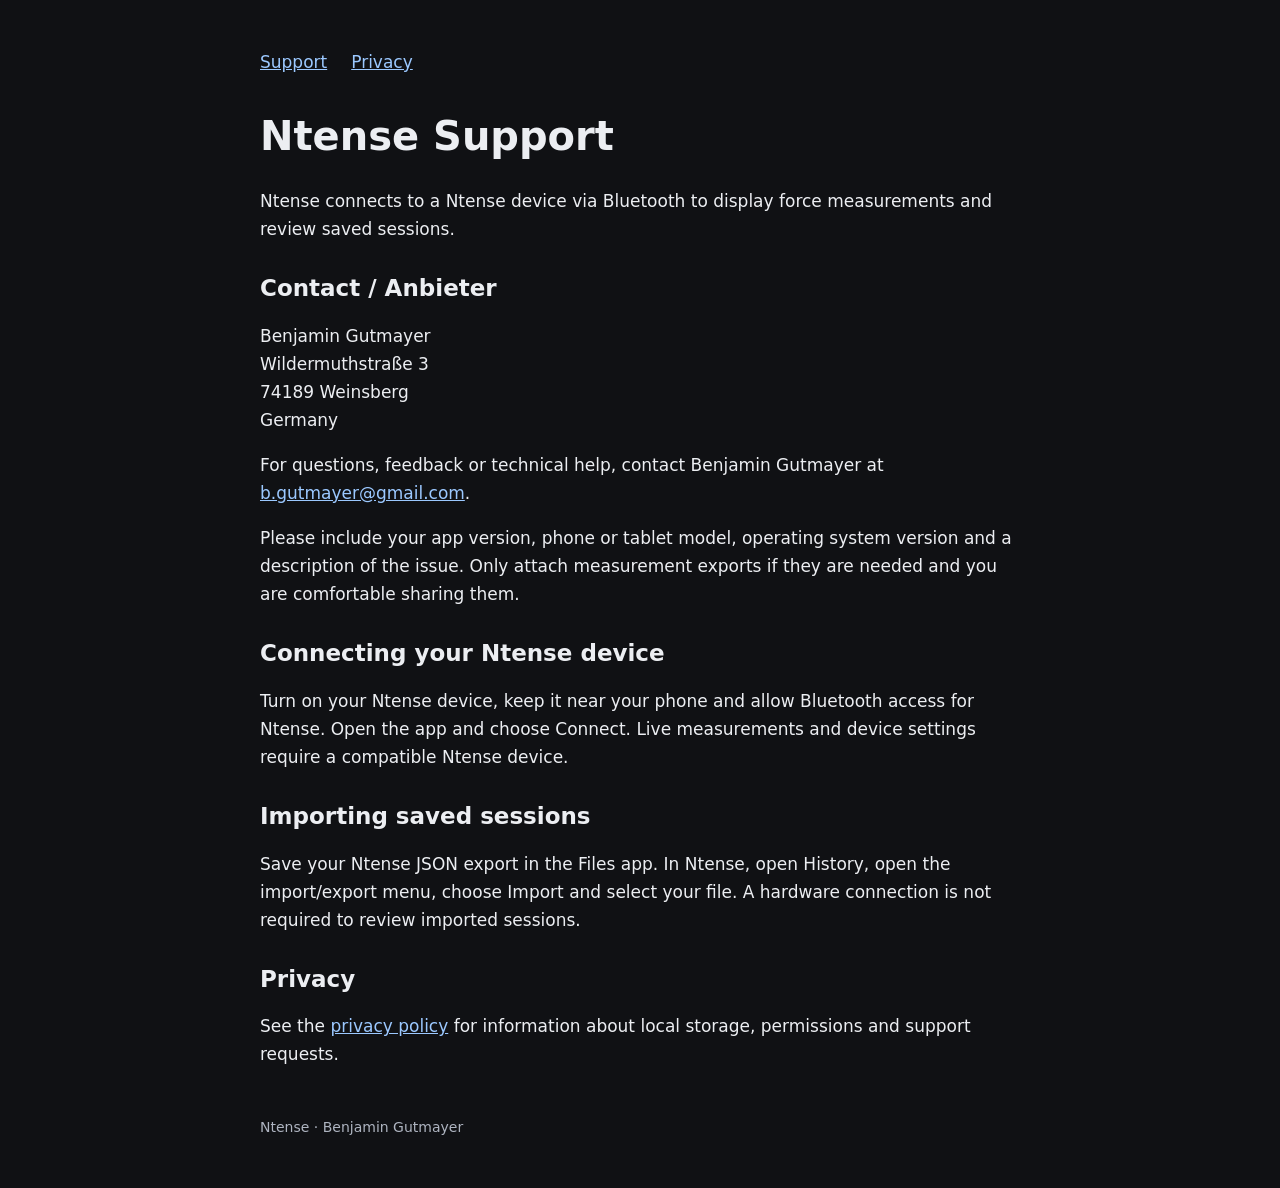
<file: index.html>
<!doctype html>
<html lang="en"><head><meta charset="utf-8"><meta name="viewport" content="width=device-width, initial-scale=1"><title>Support — Ntense</title><link rel="stylesheet" href="style.css"></head>
<body><main><nav aria-label="Main navigation"><a href="index.html">Support</a><a href="privacy.html">Privacy</a></nav><h1>Ntense Support</h1>
<p>Ntense connects to a Ntense device via Bluetooth to display force measurements and review saved sessions.</p>
<h2>Contact / Anbieter</h2><p>Benjamin Gutmayer<br>Wildermuthstraße 3<br>74189 Weinsberg<br>Germany</p><p>For questions, feedback or technical help, contact Benjamin Gutmayer at <a href="mailto:b.gutmayer@gmail.com">b.gutmayer@gmail.com</a>.</p>
<p>Please include your app version, phone or tablet model, operating system version and a description of the issue. Only attach measurement exports if they are needed and you are comfortable sharing them.</p>
<h2>Connecting your Ntense device</h2><p>Turn on your Ntense device, keep it near your phone and allow Bluetooth access for Ntense. Open the app and choose Connect. Live measurements and device settings require a compatible Ntense device.</p>
<h2>Importing saved sessions</h2><p>Save your Ntense JSON export in the Files app. In Ntense, open History, open the import/export menu, choose Import and select your file. A hardware connection is not required to review imported sessions.</p>
<h2>Privacy</h2><p>See the <a href="privacy.html">privacy policy</a> for information about local storage, permissions and support requests.</p><footer>Ntense · Benjamin Gutmayer</footer></main></body></html>
</file>
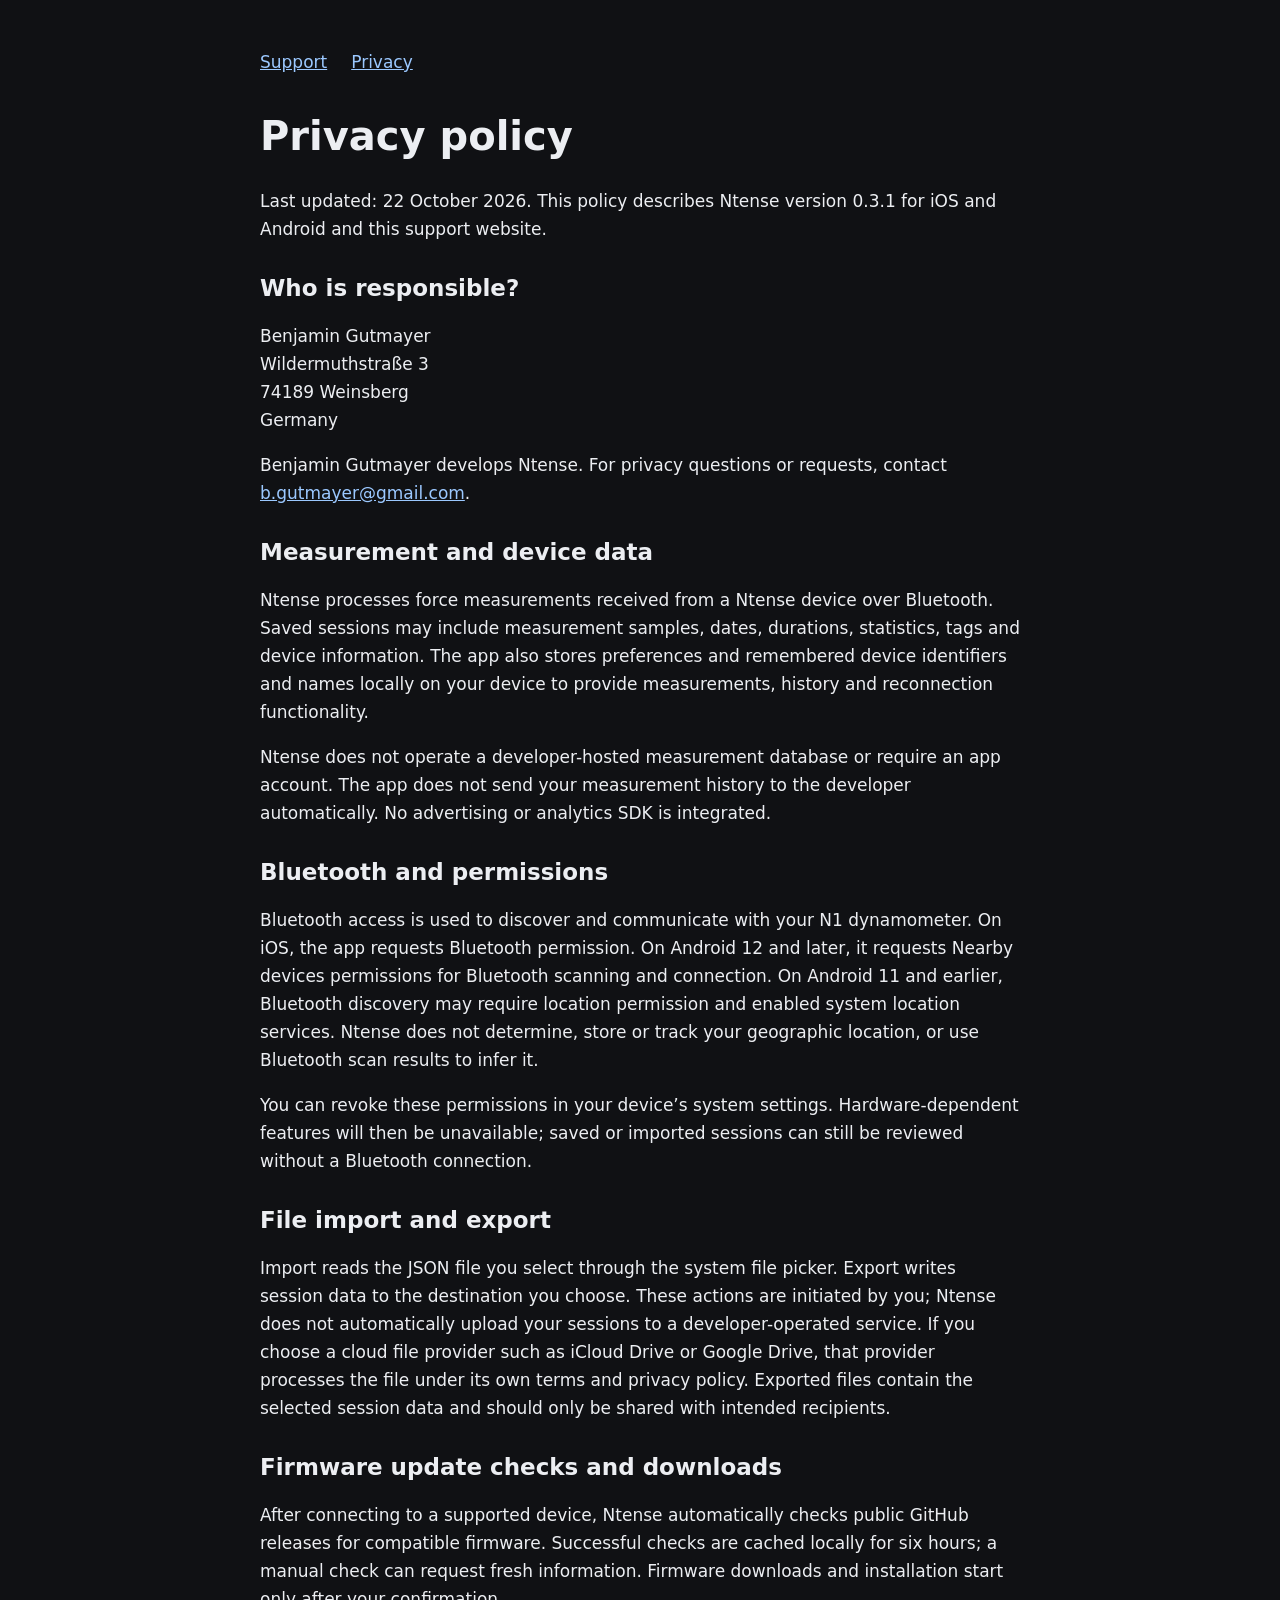
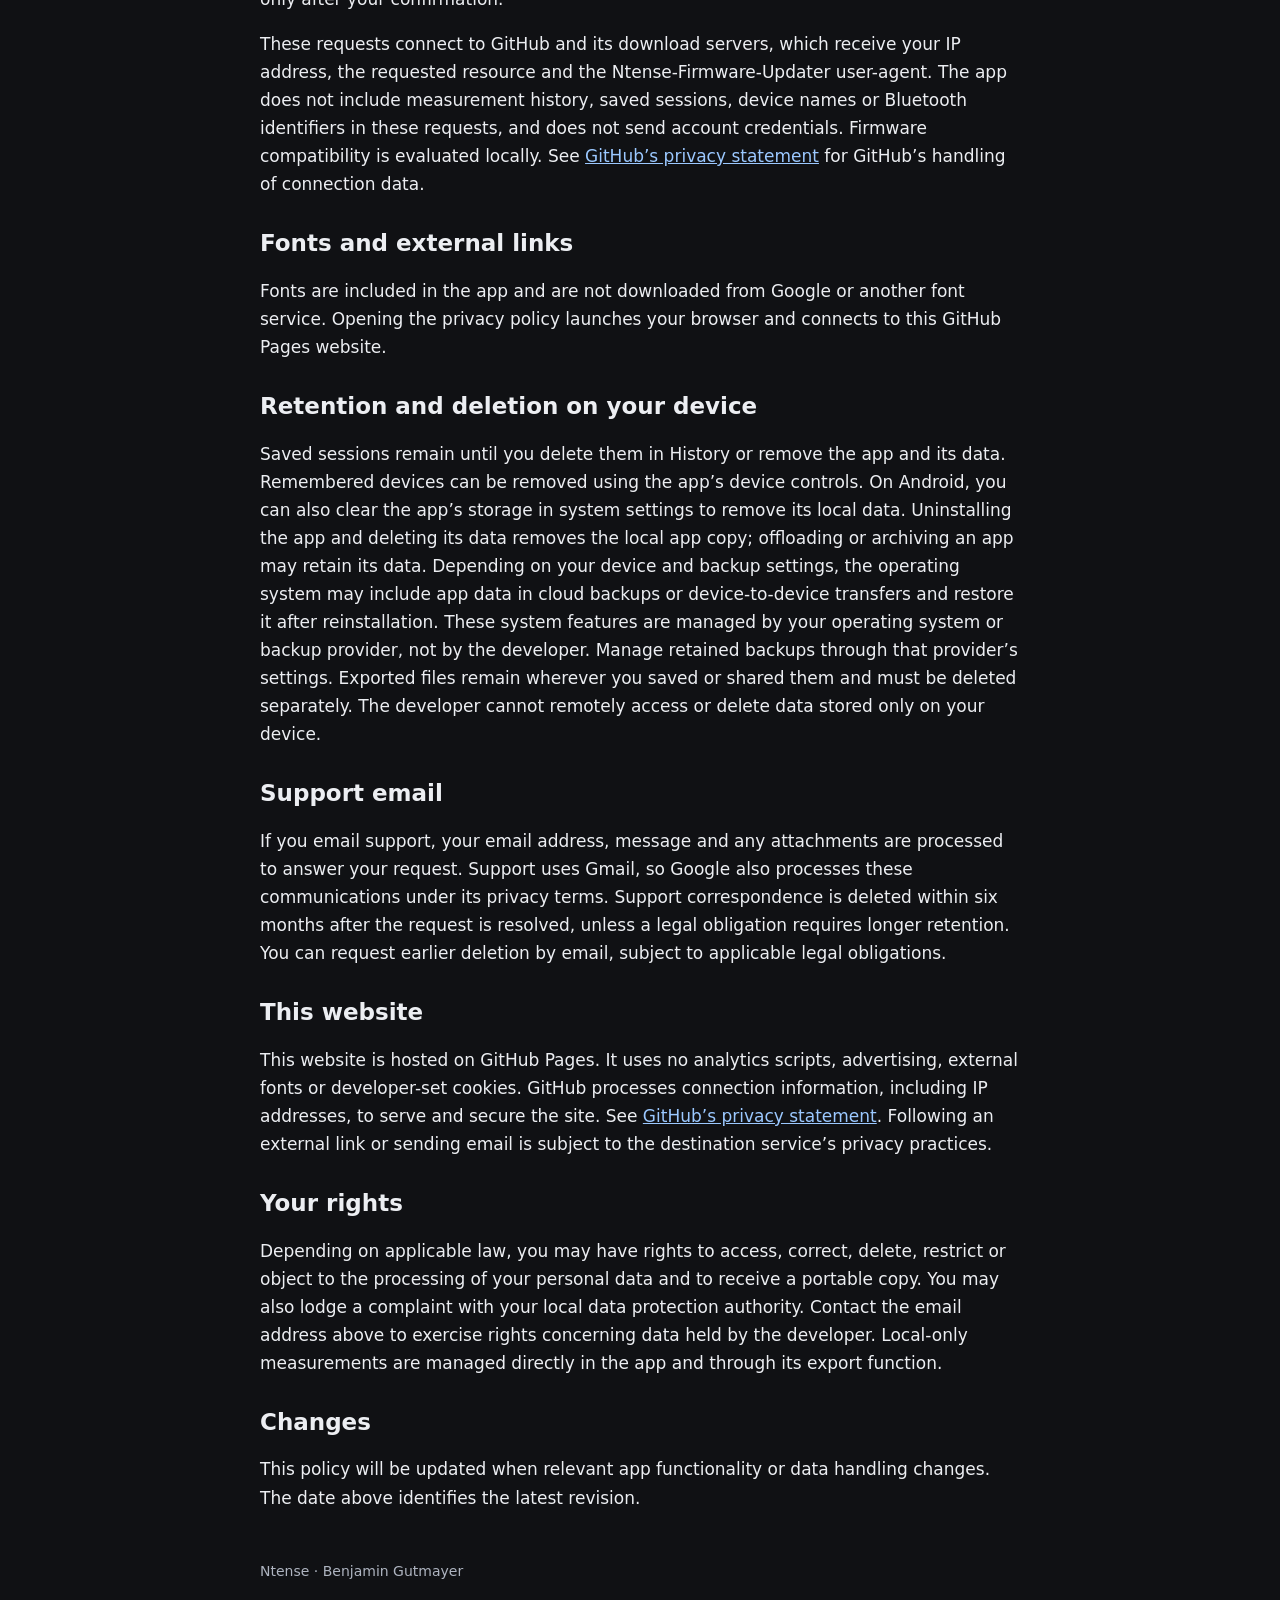
<file: privacy.html>
<!doctype html>
<html lang="en"><head><meta charset="utf-8"><meta name="viewport" content="width=device-width, initial-scale=1"><title>Privacy policy — Ntense</title><link rel="stylesheet" href="style.css"></head>
<body><main><nav aria-label="Main navigation"><a href="index.html">Support</a><a href="privacy.html">Privacy</a></nav><h1>Privacy policy</h1><p>Last updated: 22 October 2026. This policy describes Ntense version 0.3.1 for iOS and Android and this support website.</p>
<h2>Who is responsible?</h2><p>Benjamin Gutmayer<br>Wildermuthstraße 3<br>74189 Weinsberg<br>Germany</p><p>Benjamin Gutmayer develops Ntense. For privacy questions or requests, contact <a href="mailto:b.gutmayer@gmail.com">b.gutmayer@gmail.com</a>.</p>
<h2>Measurement and device data</h2><p>Ntense processes force measurements received from a Ntense device over Bluetooth. Saved sessions may include measurement samples, dates, durations, statistics, tags and device information. The app also stores preferences and remembered device identifiers and names locally on your device to provide measurements, history and reconnection functionality.</p><p>Ntense does not operate a developer-hosted measurement database or require an app account. The app does not send your measurement history to the developer automatically. No advertising or analytics SDK is integrated.</p>
<h2>Bluetooth and permissions</h2><p>Bluetooth access is used to discover and communicate with your N1 dynamometer. On iOS, the app requests Bluetooth permission. On Android 12 and later, it requests Nearby devices permissions for Bluetooth scanning and connection. On Android 11 and earlier, Bluetooth discovery may require location permission and enabled system location services. Ntense does not determine, store or track your geographic location, or use Bluetooth scan results to infer it.</p><p>You can revoke these permissions in your device’s system settings. Hardware-dependent features will then be unavailable; saved or imported sessions can still be reviewed without a Bluetooth connection.</p>
<h2>File import and export</h2><p>Import reads the JSON file you select through the system file picker. Export writes session data to the destination you choose. These actions are initiated by you; Ntense does not automatically upload your sessions to a developer-operated service. If you choose a cloud file provider such as iCloud Drive or Google Drive, that provider processes the file under its own terms and privacy policy. Exported files contain the selected session data and should only be shared with intended recipients.</p>
<h2>Firmware update checks and downloads</h2><p>After connecting to a supported device, Ntense automatically checks public GitHub releases for compatible firmware. Successful checks are cached locally for six hours; a manual check can request fresh information. Firmware downloads and installation start only after your confirmation.</p><p>These requests connect to GitHub and its download servers, which receive your IP address, the requested resource and the Ntense-Firmware-Updater user-agent. The app does not include measurement history, saved sessions, device names or Bluetooth identifiers in these requests, and does not send account credentials. Firmware compatibility is evaluated locally. See <a href="https://docs.github.com/en/site-policy/privacy-policies/github-general-privacy-statement">GitHub’s privacy statement</a> for GitHub’s handling of connection data.</p>
<h2>Fonts and external links</h2><p>Fonts are included in the app and are not downloaded from Google or another font service. Opening the privacy policy launches your browser and connects to this GitHub Pages website.</p>
<h2>Retention and deletion on your device</h2><p>Saved sessions remain until you delete them in History or remove the app and its data. Remembered devices can be removed using the app’s device controls. On Android, you can also clear the app’s storage in system settings to remove its local data. Uninstalling the app and deleting its data removes the local app copy; offloading or archiving an app may retain its data. Depending on your device and backup settings, the operating system may include app data in cloud backups or device-to-device transfers and restore it after reinstallation. These system features are managed by your operating system or backup provider, not by the developer. Manage retained backups through that provider’s settings. Exported files remain wherever you saved or shared them and must be deleted separately. The developer cannot remotely access or delete data stored only on your device.</p>
<h2>Support email</h2><p>If you email support, your email address, message and any attachments are processed to answer your request. Support uses Gmail, so Google also processes these communications under its privacy terms. Support correspondence is deleted within six months after the request is resolved, unless a legal obligation requires longer retention. You can request earlier deletion by email, subject to applicable legal obligations.</p>
<h2>This website</h2><p>This website is hosted on GitHub Pages. It uses no analytics scripts, advertising, external fonts or developer-set cookies. GitHub processes connection information, including IP addresses, to serve and secure the site. See <a href="https://docs.github.com/en/site-policy/privacy-policies/github-general-privacy-statement">GitHub’s privacy statement</a>. Following an external link or sending email is subject to the destination service’s privacy practices.</p>
<h2>Your rights</h2><p>Depending on applicable law, you may have rights to access, correct, delete, restrict or object to the processing of your personal data and to receive a portable copy. You may also lodge a complaint with your local data protection authority. Contact the email address above to exercise rights concerning data held by the developer. Local-only measurements are managed directly in the app and through its export function.</p>
<h2>Changes</h2><p>This policy will be updated when relevant app functionality or data handling changes. The date above identifies the latest revision.</p><footer>Ntense · Benjamin Gutmayer</footer></main></body></html>
</file>
<file: style.css>
body{margin:0;background:#101114;color:#eceef2;font:17px/1.65 system-ui,-apple-system,sans-serif}main{max-width:760px;margin:auto;padding:48px 24px}a{color:#9bc8ff}h1,h2{line-height:1.2}h1{font-size:40px}h2{margin-top:32px;font-size:23px}nav{display:flex;gap:24px;margin-bottom:36px}footer{margin-top:48px;color:#aeb4c0;font-size:14px}li{margin:8px 0}
</file>
